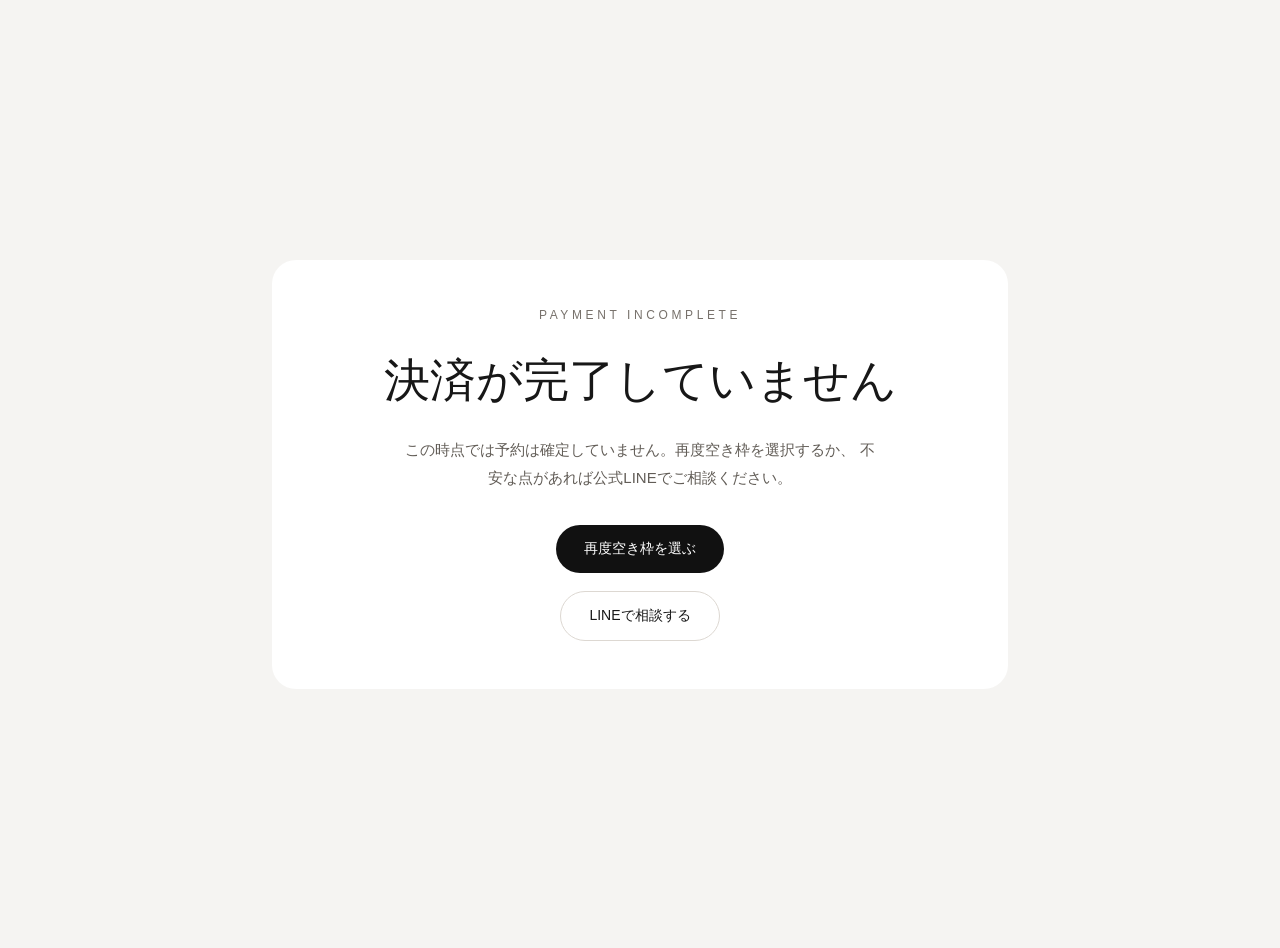
<file: cancel.html>
<!doctype html>
<html lang="ja">
  <head>
    <meta charset="UTF-8" />
    <meta name="viewport" content="width=device-width, initial-scale=1.0" />
    <title>決済未完了 | ligacu</title>
    <style>
      body {
        margin: 0;
        min-height: 100vh;
        background: #f5f4f2;
        color: #171717;
        font-family: -apple-system, BlinkMacSystemFont, "Helvetica Neue", sans-serif;
        display: grid;
        place-items: center;
        padding: 24px;
      }

      main {
        width: min(100%, 680px);
        background: #fff;
        border-radius: 24px;
        padding: 48px 28px;
        text-align: center;
      }

      .eyebrow {
        color: #77716b;
        font-size: 12px;
        letter-spacing: 0.3em;
        text-transform: uppercase;
        margin-bottom: 28px;
      }

      h1 {
        font-size: clamp(30px, 7vw, 46px);
        font-weight: 300;
        margin: 0 0 24px;
      }

      p {
        color: #625d57;
        font-size: 15px;
        font-weight: 300;
        line-height: 1.9;
        margin: 0 auto 32px;
        max-width: 480px;
      }

      a {
        display: inline-flex;
        align-items: center;
        justify-content: center;
        min-height: 48px;
        padding: 0 28px;
        border-radius: 999px;
        background: #111;
        color: #fff;
        text-decoration: none;
        font-size: 14px;
        font-weight: 300;
      }

      .sub {
        margin-top: 18px;
        background: transparent;
        color: #171717;
        border: 1px solid #ddd8d2;
      }
    </style>
  </head>
  <body>
    <main>
      <div class="eyebrow">Payment Incomplete</div>
      <h1>決済が完了していません</h1>
      <p>
        この時点では予約は確定していません。再度空き枠を選択するか、
        不安な点があれば公式LINEでご相談ください。
      </p>
      <a href="/#booking">再度空き枠を選ぶ</a>
      <br />
      <a class="sub" href="https://lin.ee/Zdym5sb" target="_blank" rel="noopener noreferrer">LINEで相談する</a>
    </main>
  </body>
</html>
</file>
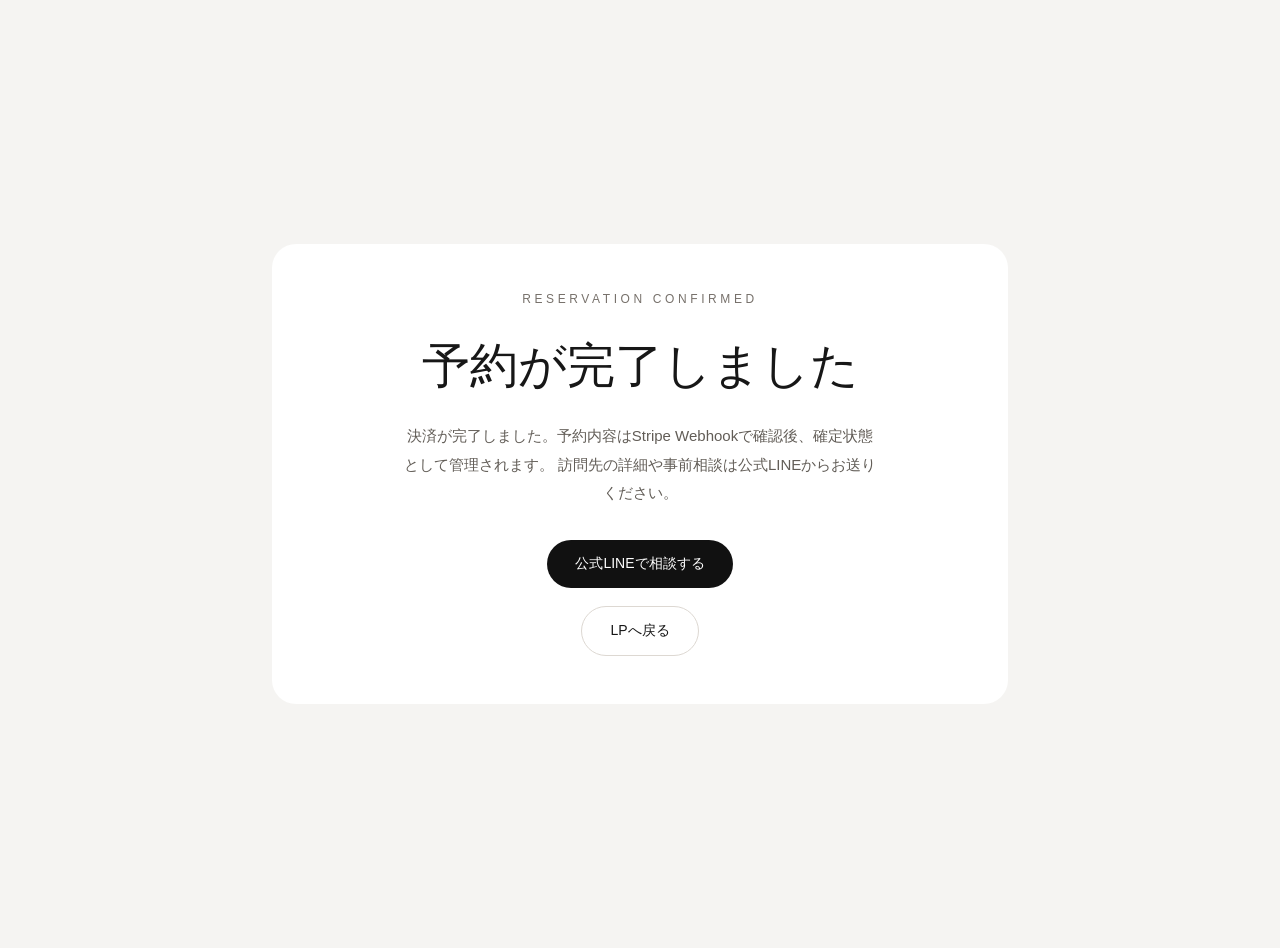
<file: success.html>
<!doctype html>
<html lang="ja">
  <head>
    <meta charset="UTF-8" />
    <meta name="viewport" content="width=device-width, initial-scale=1.0" />
    <title>予約完了 | ligacu</title>
    <style>
      body {
        margin: 0;
        min-height: 100vh;
        background: #f5f4f2;
        color: #171717;
        font-family: -apple-system, BlinkMacSystemFont, "Helvetica Neue", sans-serif;
        display: grid;
        place-items: center;
        padding: 24px;
      }

      main {
        width: min(100%, 680px);
        background: #fff;
        border-radius: 24px;
        padding: 48px 28px;
        text-align: center;
      }

      .eyebrow {
        color: #77716b;
        font-size: 12px;
        letter-spacing: 0.3em;
        text-transform: uppercase;
        margin-bottom: 28px;
      }

      h1 {
        font-size: clamp(32px, 7vw, 48px);
        font-weight: 300;
        margin: 0 0 24px;
      }

      p {
        color: #625d57;
        font-size: 15px;
        font-weight: 300;
        line-height: 1.9;
        margin: 0 auto 32px;
        max-width: 480px;
      }

      a {
        display: inline-flex;
        align-items: center;
        justify-content: center;
        min-height: 48px;
        padding: 0 28px;
        border-radius: 999px;
        background: #111;
        color: #fff;
        text-decoration: none;
        font-size: 14px;
        font-weight: 300;
      }

      .sub {
        margin-top: 18px;
        background: transparent;
        color: #171717;
        border: 1px solid #ddd8d2;
      }
    </style>
  </head>
  <body>
    <main>
      <div class="eyebrow">Reservation Confirmed</div>
      <h1>予約が完了しました</h1>
      <p>
        決済が完了しました。予約内容はStripe Webhookで確認後、確定状態として管理されます。
        訪問先の詳細や事前相談は公式LINEからお送りください。
      </p>
      <a href="https://lin.ee/Zdym5sb" target="_blank" rel="noopener noreferrer">公式LINEで相談する</a>
      <br />
      <a class="sub" href="/">LPへ戻る</a>
    </main>
  </body>
</html>
</file>
